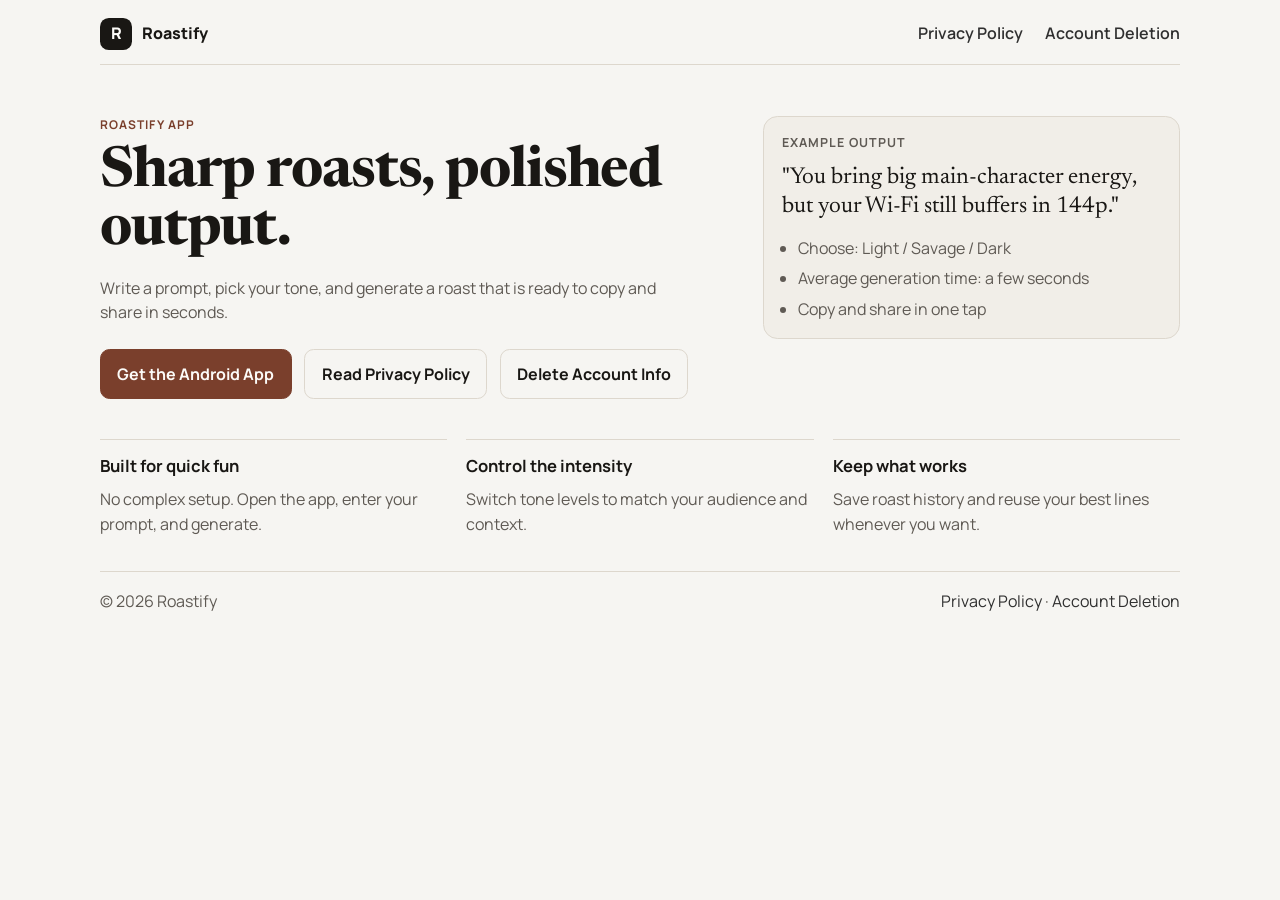
<file: index.html>
<!doctype html>
<html lang="en">
  <head>
    <meta charset="UTF-8" />
    <meta name="viewport" content="width=device-width, initial-scale=1.0" />
    <title>Roastify | Simple Roast Generator</title>
    <meta
      name="description"
      content="Roastify is a simple roast generator app with quick results and easy sharing."
    />
    <link rel="preconnect" href="https://fonts.googleapis.com" />
    <link rel="preconnect" href="https://fonts.gstatic.com" crossorigin />
    <link
      href="https://fonts.googleapis.com/css2?family=Manrope:wght@400;500;600;700;800&family=Newsreader:opsz,wght@6..72,500;6..72,700&display=swap"
      rel="stylesheet"
    />
    <link rel="stylesheet" href="styles.css" />
  </head>
  <body>
    <header class="site-header wrap">
      <a class="brand" href="index.html" aria-label="Roastify home">
        <span class="brand-mark">R</span>
        <span class="brand-text">Roastify</span>
      </a>
      <nav class="nav">
        <a href="privacy.html">Privacy Policy</a>
        <a href="account-deletion.html">Account Deletion</a>
      </nav>
    </header>

    <main>
      <section class="hero wrap" aria-labelledby="hero-title">
        <div class="hero-copy">
          <p class="eyebrow">Roastify app</p>
          <h1 id="hero-title">Sharp roasts, polished output.</h1>
          <p class="lede">
            Write a prompt, pick your tone, and generate a roast that is ready to
            copy and share in seconds.
          </p>
          <div class="actions">
            <a class="btn primary" href="https://play.google.com/store/apps/details?id=com.mysticastra.roastify" target="_blank">Get the Android App</a>
            <a class="btn ghost" href="privacy.html">Read Privacy Policy</a>
            <a class="btn ghost" href="account-deletion.html">Delete Account Info</a>
          </div>
        </div>
        <aside class="hero-panel" aria-label="Example roast flow">
          <p class="panel-label">Example output</p>
          <p class="panel-roast">
            "You bring big main-character energy, but your Wi-Fi still buffers in
            144p."
          </p>
          <ul class="panel-points">
            <li>Choose: Light / Savage / Dark</li>
            <li>Average generation time: a few seconds</li>
            <li>Copy and share in one tap</li>
          </ul>
        </aside>
      </section>

      <section class="details wrap" aria-label="Product highlights">
        <div class="detail">
          <h2>Built for quick fun</h2>
          <p>No complex setup. Open the app, enter your prompt, and generate.</p>
        </div>
        <div class="detail">
          <h2>Control the intensity</h2>
          <p>Switch tone levels to match your audience and context.</p>
        </div>
        <div class="detail">
          <h2>Keep what works</h2>
          <p>Save roast history and reuse your best lines whenever you want.</p>
        </div>
      </section>
    </main>

    <footer class="site-footer wrap">
      <span>© 2026 Roastify</span>
      <div>
        <a href="privacy.html">Privacy Policy</a>
        ·
        <a href="account-deletion.html">Account Deletion</a>
      </div>
    </footer>
  </body>
</html>
</file>
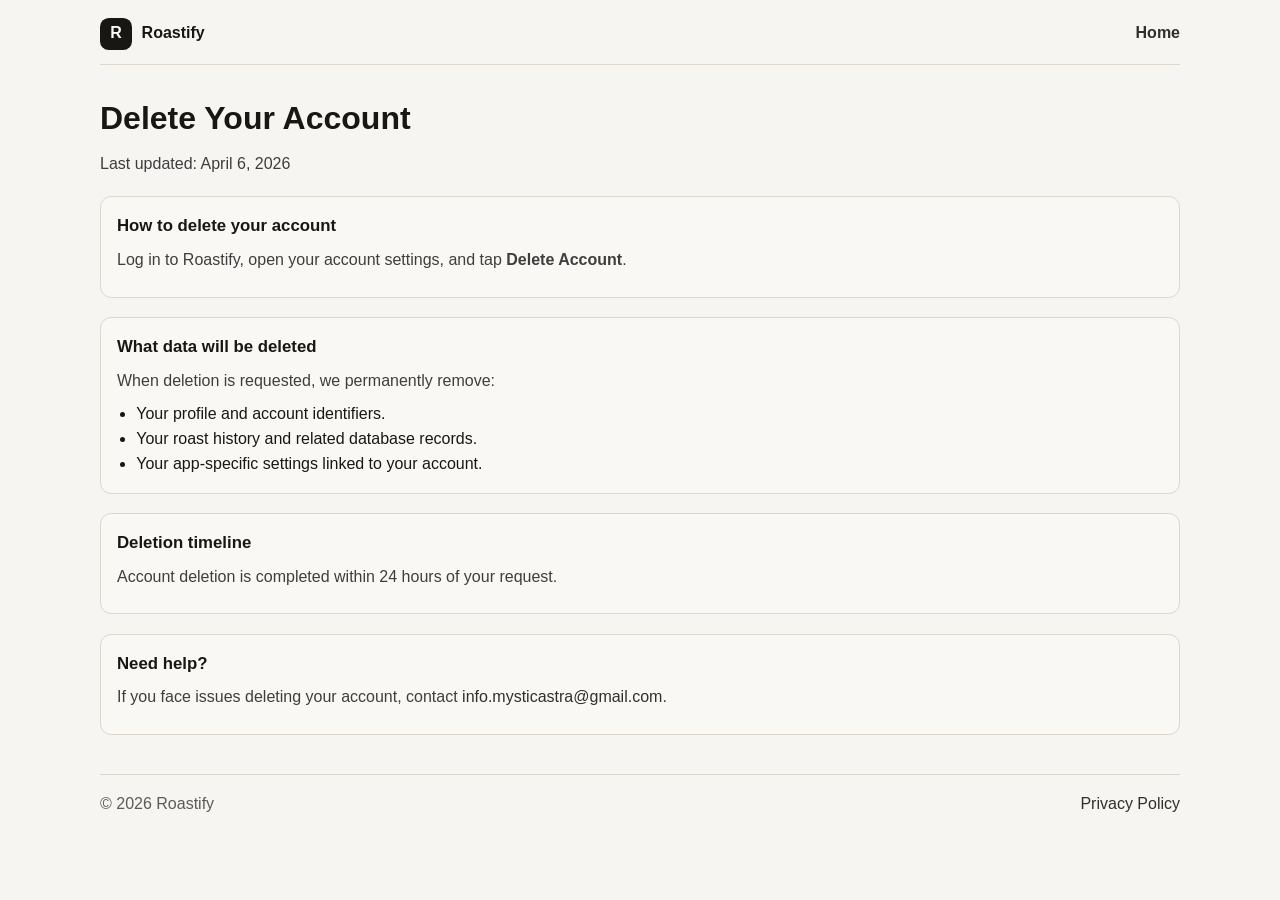
<file: account-deletion.html>
<!doctype html>
<html lang="en">
  <head>
    <meta charset="UTF-8" />
    <meta name="viewport" content="width=device-width, initial-scale=1.0" />
    <title>Roastify Account Deletion</title>
    <meta
      name="description"
      content="How to delete your Roastify account and what data is removed."
    />
    <link rel="stylesheet" href="styles.css" />
  </head>
  <body>
    <header class="site-header wrap">
      <a class="brand" href="index.html" aria-label="Roastify home">
        <span class="brand-mark">R</span>
        <span class="brand-text">Roastify</span>
      </a>
      <nav class="nav">
        <a href="index.html">Home</a>
      </nav>
    </header>

    <main class="wrap legal">
      <h1>Delete Your Account</h1>
      <p class="meta">Last updated: April 6, 2026</p>

      <section>
        <h2>How to delete your account</h2>
        <p>
          Log in to Roastify, open your account settings, and tap
          <strong>Delete Account</strong>.
        </p>
      </section>

      <section>
        <h2>What data will be deleted</h2>
        <p>When deletion is requested, we permanently remove:</p>
        <ul>
          <li>Your profile and account identifiers.</li>
          <li>Your roast history and related database records.</li>
          <li>Your app-specific settings linked to your account.</li>
        </ul>
      </section>

      <section>
        <h2>Deletion timeline</h2>
        <p>Account deletion is completed within 24 hours of your request.</p>
      </section>

      <section>
        <h2>Need help?</h2>
        <p>
          If you face issues deleting your account, contact
          <a href="mailto:info.mysticastra@gmail.com">info.mysticastra@gmail.com</a>.
        </p>
      </section>
    </main>

    <footer class="site-footer wrap">
      <span>© 2026 Roastify</span>
      <a href="privacy.html">Privacy Policy</a>
    </footer>
  </body>
</html>
</file>
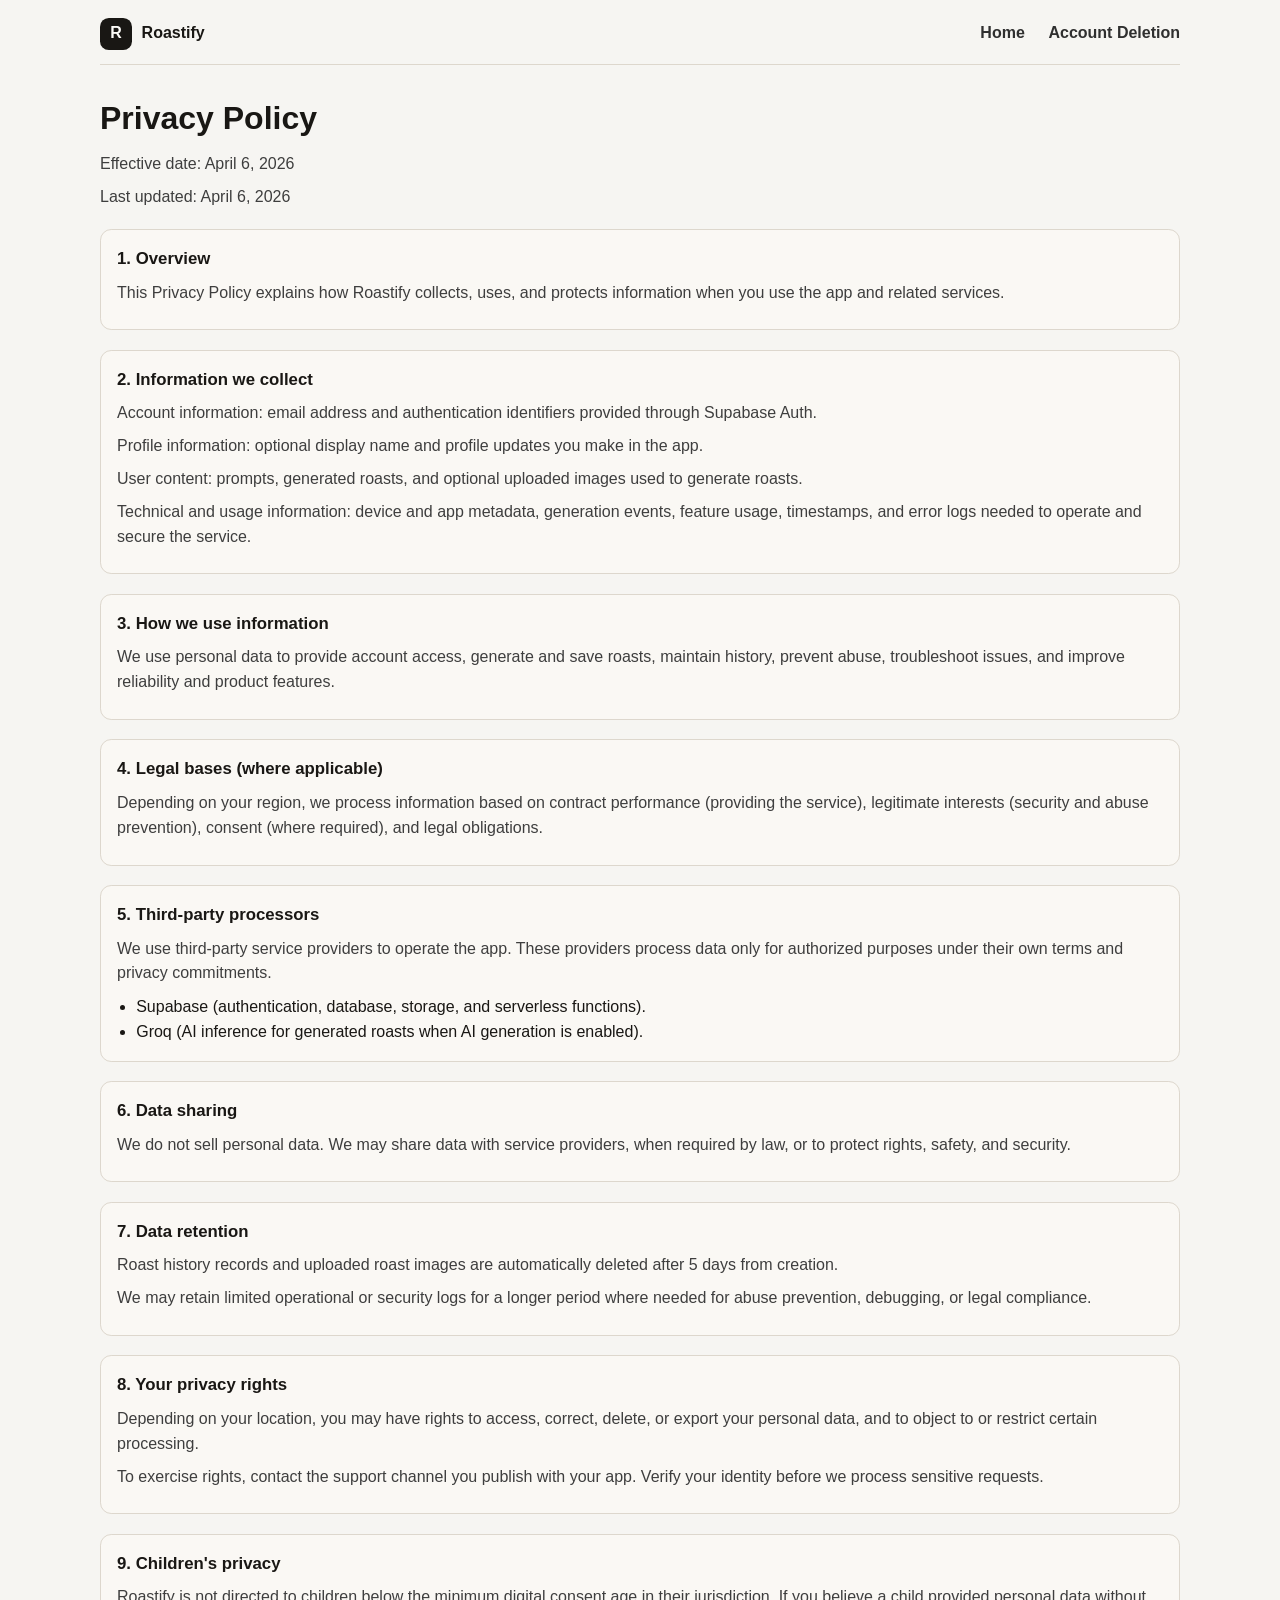
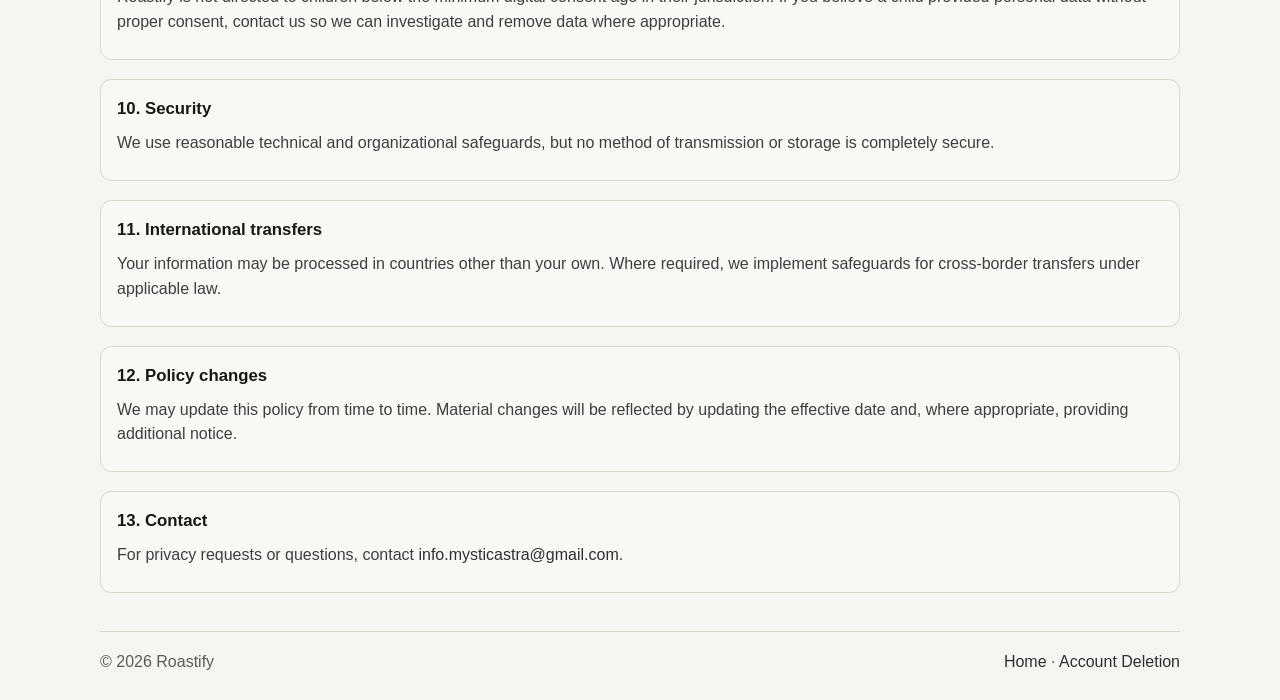
<file: privacy.html>
<!doctype html>
<html lang="en">
  <head>
    <meta charset="UTF-8" />
    <meta name="viewport" content="width=device-width, initial-scale=1.0" />
    <title>Roastify Privacy Policy</title>
    <meta name="description" content="Privacy Policy for the Roastify mobile app." />
    <link rel="stylesheet" href="styles.css" />
  </head>
  <body>
    <header class="site-header wrap">
      <a class="brand" href="index.html" aria-label="Roastify home">
        <span class="brand-mark">R</span>
        <span class="brand-text">Roastify</span>
      </a>
      <nav class="nav">
        <a href="index.html">Home</a>
        <a href="account-deletion.html">Account Deletion</a>
      </nav>
    </header>

    <main class="wrap legal">
      <h1>Privacy Policy</h1>
      <p class="meta">Effective date: April 6, 2026</p>
      <p class="meta">Last updated: April 6, 2026</p>

      <section>
        <h2>1. Overview</h2>
        <p>
          This Privacy Policy explains how Roastify collects, uses, and protects
          information when you use the app and related services.
        </p>
      </section>

      <section>
        <h2>2. Information we collect</h2>
        <p>
          Account information: email address and authentication identifiers
          provided through Supabase Auth.
        </p>
        <p>
          Profile information: optional display name and profile updates you make
          in the app.
        </p>
        <p>
          User content: prompts, generated roasts, and optional uploaded images
          used to generate roasts.
        </p>
        <p>
          Technical and usage information: device and app metadata, generation
          events, feature usage, timestamps, and error logs needed to operate and
          secure the service.
        </p>
      </section>

      <section>
        <h2>3. How we use information</h2>
        <p>
          We use personal data to provide account access, generate and save
          roasts, maintain history, prevent abuse, troubleshoot issues, and
          improve reliability and product features.
        </p>
      </section>

      <section>
        <h2>4. Legal bases (where applicable)</h2>
        <p>
          Depending on your region, we process information based on contract
          performance (providing the service), legitimate interests (security and
          abuse prevention), consent (where required), and legal obligations.
        </p>
      </section>

      <section>
        <h2>5. Third-party processors</h2>
        <p>
          We use third-party service providers to operate the app. These providers
          process data only for authorized purposes under their own terms and
          privacy commitments.
        </p>
        <ul>
          <li>Supabase (authentication, database, storage, and serverless functions).</li>
          <li>Groq (AI inference for generated roasts when AI generation is enabled).</li>
        </ul>
      </section>

      <section>
        <h2>6. Data sharing</h2>
        <p>
          We do not sell personal data. We may share data with service providers,
          when required by law, or to protect rights, safety, and security.
        </p>
      </section>

      <section>
        <h2>7. Data retention</h2>
        <p>
          Roast history records and uploaded roast images are automatically deleted
          after 5 days from creation.
        </p>
        <p>
          We may retain limited operational or security logs for a longer period
          where needed for abuse prevention, debugging, or legal compliance.
        </p>
      </section>

      <section>
        <h2>8. Your privacy rights</h2>
        <p>
          Depending on your location, you may have rights to access, correct,
          delete, or export your personal data, and to object to or restrict
          certain processing.
        </p>
        <p>
          To exercise rights, contact the support channel you publish with your
          app. Verify your identity before we process sensitive requests.
        </p>
      </section>

      <section>
        <h2>9. Children's privacy</h2>
        <p>
          Roastify is not directed to children below the minimum digital consent
          age in their jurisdiction. If you believe a child provided personal data
          without proper consent, contact us so we can investigate and remove data
          where appropriate.
        </p>
      </section>

      <section>
        <h2>10. Security</h2>
        <p>
          We use reasonable technical and organizational safeguards, but no method
          of transmission or storage is completely secure.
        </p>
      </section>

      <section>
        <h2>11. International transfers</h2>
        <p>
          Your information may be processed in countries other than your own. Where
          required, we implement safeguards for cross-border transfers under
          applicable law.
        </p>
      </section>

      <section>
        <h2>12. Policy changes</h2>
        <p>
          We may update this policy from time to time. Material changes will be
          reflected by updating the effective date and, where appropriate,
          providing additional notice.
        </p>
      </section>

      <section>
        <h2>13. Contact</h2>
        <p>
          For privacy requests or questions, contact
          <a href="mailto:info.mysticastra@gmail.com">info.mysticastra@gmail.com</a>.
        </p>
      </section>
    </main>

    <footer class="site-footer wrap">
      <span>© 2026 Roastify</span>
      <div>
        <a href="index.html">Home</a>
        ·
        <a href="account-deletion.html">Account Deletion</a>
      </div>
    </footer>
  </body>
</html>
</file>
<file: styles.css>
:root {
	--bg: #f6f5f2;
	--panel: #fcfbf8;
	--panel-strong: #f1eee8;
	--panel-border: #ddd7cd;
	--text: #191714;
	--muted: #5f5a54;
	--accent: #7a3f2c;
	--accent-strong: #613123;
}

* {
	box-sizing: border-box;
}

body {
	margin: 0;
	font-family: Manrope, "Segoe UI", sans-serif;
	background: var(--bg);
	color: var(--text);
	line-height: 1.55;
}

a {
	color: #2f2f2f;
	text-decoration: none;
}

a:hover {
	text-decoration: underline;
}

.wrap {
	width: min(1080px, 92%);
	margin: 0 auto;
}

.site-header {
	padding: 1.1rem 0 0.9rem;
	display: flex;
	justify-content: space-between;
	align-items: center;
	border-bottom: 1px solid var(--panel-border);
}

.brand {
	display: inline-flex;
	align-items: center;
	gap: 0.6rem;
	font-weight: 800;
	color: var(--text);
}

.brand-mark {
	width: 2rem;
	height: 2rem;
	border-radius: 0.55rem;
	display: grid;
	place-items: center;
	background: var(--text);
	color: var(--panel);
}

.nav a {
	font-weight: 600;
	border-bottom: 1px solid transparent;
	transition: border-color 180ms ease;
	margin-left: 1.2rem;
}

.nav a:hover {
	border-bottom-color: var(--text);
	text-decoration: none;
}

.hero {
	padding: clamp(2.2rem, 4vw, 4rem) 0 1.6rem;
	display: grid;
	grid-template-columns: 1.2fr 0.8fr;
	gap: clamp(1.2rem, 3vw, 2.4rem);
	align-items: start;
}

.hero-copy {
	max-width: 62ch;
}

.eyebrow {
	color: var(--accent);
	text-transform: uppercase;
	letter-spacing: 0.09em;
	font-size: 0.75rem;
	font-weight: 700;
	margin: 0;
}

.hero h1 {
	margin: 0.55rem 0 0;
	font-family: Newsreader, Georgia, serif;
	font-size: clamp(2.1rem, 4.4vw, 4rem);
	line-height: 1.03;
	letter-spacing: -0.02em;
}

.lede {
	margin: 1rem 0 0;
	color: var(--muted);
	max-width: 58ch;
	font-size: clamp(1rem, 1.2vw, 1.1rem);
}

.actions {
	margin-top: 1.5rem;
	display: flex;
	gap: 0.8rem;
	flex-wrap: wrap;
}

.btn {
	display: inline-block;
	padding: 0.72rem 1.02rem;
	border-radius: 0.6rem;
	border: 1px solid var(--panel-border);
	font-weight: 700;
	transition:
		transform 160ms ease,
		border-color 160ms ease,
		background-color 160ms ease;
}

.btn.primary {
	background: var(--accent);
	color: var(--panel);
	border-color: var(--accent);
}

.btn.primary:hover {
	background: var(--accent-strong);
	border-color: var(--accent-strong);
	transform: translateY(-1px);
	text-decoration: none;
}

.btn.ghost {
	background: transparent;
	color: var(--text);
}

.btn.ghost:hover {
	text-decoration: none;
	border-color: #bdb6aa;
	background: #f2efe9;
	transform: translateY(-1px);
}

.hero-panel {
	background: var(--panel-strong);
	border: 1px solid var(--panel-border);
	border-radius: 0.9rem;
	padding: 1rem 1rem 1rem 1.1rem;
}

.panel-label {
	margin: 0;
	font-size: 0.78rem;
	text-transform: uppercase;
	letter-spacing: 0.08em;
	color: var(--muted);
	font-weight: 700;
}

.panel-roast {
	margin: 0.72rem 0 0;
	font-family: Newsreader, Georgia, serif;
	font-size: clamp(1.2rem, 1.8vw, 1.5rem);
	line-height: 1.25;
}

.panel-points {
	margin: 0.9rem 0 0;
	padding-left: 1rem;
}

.panel-points li {
	margin-top: 0.35rem;
	color: var(--muted);
}

.details {
	display: grid;
	grid-template-columns: repeat(3, minmax(0, 1fr));
	gap: 1.2rem;
	padding: 0.9rem 0 2.1rem;
}

.detail {
	padding-top: 0.8rem;
	border-top: 1px solid var(--panel-border);
}

.detail h2 {
	margin: 0;
	font-size: 1.04rem;
}

.detail p {
	margin: 0.55rem 0 0;
	color: var(--muted);
}

.legal {
	padding: 0.5rem 0 2.4rem;
}

.legal h1 {
	margin-bottom: 0.5rem;
}

.meta {
	margin: 0;
	color: var(--muted);
}

.legal section {
	margin-top: 1.2rem;
	padding: 1rem;
	border-radius: 0.7rem;
	border: 1px solid var(--panel-border);
	background: #faf8f4;
}

.legal h2 {
	margin: 0 0 0.55rem;
	font-size: 1.05rem;
}

.legal p {
	margin: 0.5rem 0;
	color: #3e3e3e;
}

.legal ul {
	margin: 0.55rem 0 0;
	padding-left: 1.2rem;
}

.site-footer {
	border-top: 1px solid var(--panel-border);
	padding: 1.1rem 0 1.6rem;
	display: flex;
	justify-content: space-between;
	gap: 1rem;
	color: var(--muted);
}

@media (max-width: 780px) {
	.hero {
		grid-template-columns: 1fr;
	}

	.details {
		grid-template-columns: 1fr;
	}
}
</file>
